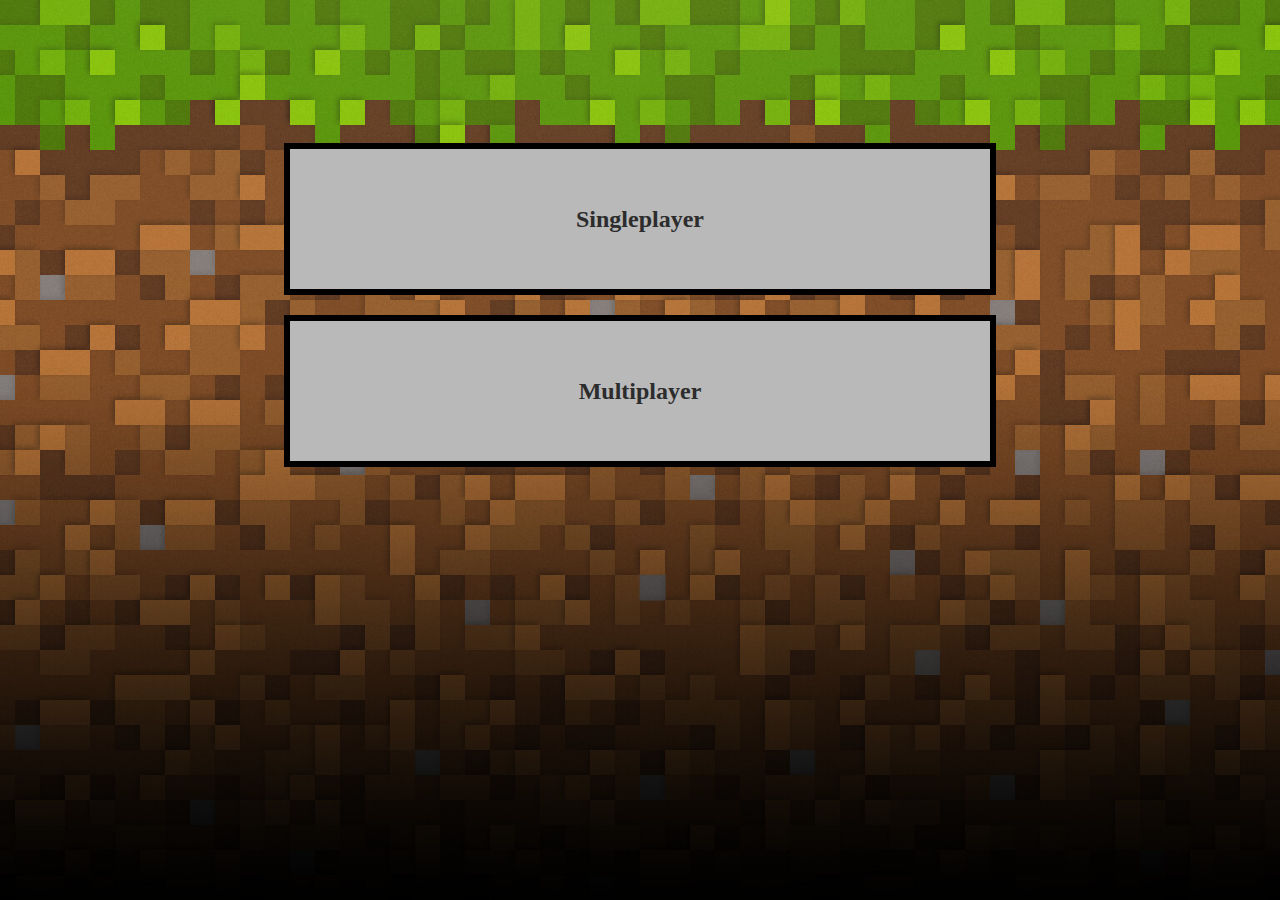
<file: Zombie/index.html>
<!DOCTYPE html>
<html lang="sv">
  <head>
    <meta charset="utf-8" />
    <link rel="stylesheet" href="css/start.css"/>
    <title>Minecraft zombie edition</title>
  </head>
  <body>
    <div id="mainArea">
      <div id="menuContainer">
          <div class="item" onclick="location.href='zombie.html?players=1';"><p><b>Singleplayer</b></p></div>
          <div class="item" onclick="location.href='zombie.html?players=2';"><p><b>Multiplayer</b></p></div>
          
      </div>
    <div>
    <div>
    
    </div>
    </div>
    </div>
  </body>
</html>
</file>
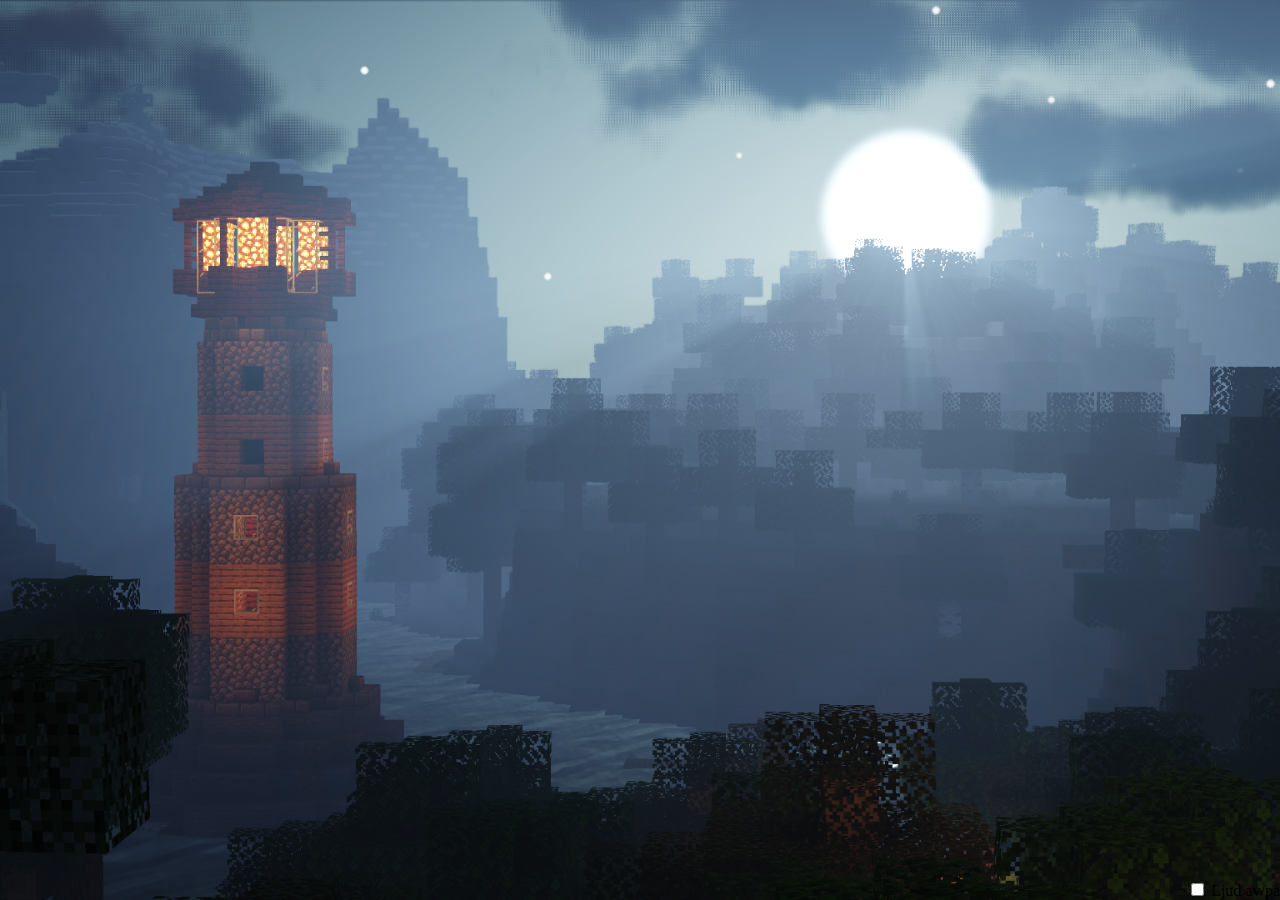
<file: Zombie/zombie.html>
<!DOCTYPE html>
<html lang="en">
 
<head>
  <meta charset="UTF-8">
  <link rel="stylesheet" href="css/zombie.css" />
  <script src="https://koda.nu/simple.js"></script>
  <script src="js/zombie.js"></script>
  <meta http-equiv="X-UA-Compatible" content="IE=edge">
  <meta name="viewport" content="width=device-width, initial-scale=1.0">
  <title>Death of da Zoombiies</title>
</head>

<body id="gameCanvas">
  <div id="soundControl">
    <input type="checkbox" id="sound" name="sound" value="on">
    <label for="sound">Ljud av/på</label>
  </div>
  <div id="endGame" class="modal">
    <div class="modal-content">
      <p>You failed to save the world</p>
      <button id="endButton" type="button">Tillbaka</button>
    </div>

  </div>
  <div id="levelDone" class="modal">
    <!-- Modal content -->
    <div class="modal-content">
      <p>Nivå Klarad!</p>
      <button id="playAgainButton" type="button">Nästa nivå</button>
      <button id="closeGame" type="button">Avsluta</button>
  
    </div>

  </div>
  <div id="welcome" class="modal">
    <div class="modal-content">
      <p>Döda alla zombies innan tiden är ute. Används a s w d för att styra och vänster muknapp för att skjuta zombies. Du kan avfyra en misil med space, men du har bara en misil.</p>
      <button id="startButton" type="button">Start</button>
    </div>

  </div>
</body>

</html>
</file>
<file: Zombie/css/start.css>
body {
    margin: 0px;
}


/* Definerar layout av meny mha flexbox */
#mainArea {
  display: flex;
  flex-wrap: nowrap;
  flex-direction: column;
  justify-content: center;
  align-items: center;
  margin-top: 100px;
  width: 100%;
  height:100%;
  
}

#menuContainer {
    display: flex;
    flex-wrap: nowrap;
    flex-direction: column;
    justify-content: center;
    align-items: center;
    width: 700px;
    height: 410px;
    
  }

  .item {
    display: flex ;
    flex-direction: column;
    align-items: center;
    justify-content: center;
    text-align: center;
    font-style: inherit;
    cursor: pointer;
    vertical-align: middle;
    width: 100%;
    height: 140px;;
    font-size: x-large;
    margin-top: 10px;
    margin-bottom: 10px;
    border: 6px;
    border-color: black;
    border-style:solid;
    background-color: rgb(185, 185, 185);
    color:rgb(44, 44, 44);
   /* border: 2px solid rgb(36, 4, 4);
    background-color: rgb(78, 7, 7); */
  }
  
  /* Klass som förstorar text i menyn när muspekaren är över*/
  .item:hover {
    font-size: xx-large;
  }
  
  .itemHoover {
    font-size: xx-large;
  }
  
  .item > img {
  padding:2px;
  height:90%;
  }


html { 
  background: url(../images/maincraft.jpg) no-repeat center center fixed; 
  -webkit-background-size: cover;
  -moz-background-size: cover;
  -o-background-size: cover;
  background-size: cover;
}
</file>
<file: Zombie/css/zombie.css>
body {
    margin: 0px;
}


/* Definerar layout av meny mha flexbox */
#menuContainer {
    display: flex;
    flex-wrap: nowrap;
    justify-content: left;
    align-items: center;
    width: 100%;
    height:40px;
    background-image: linear-gradient(to right, rgb(194, 194, 194), rgb(194, 194, 194) );
  }
  .item {
    display: flex ;
    justify-content: center;
    align-items: center;
    text-align: center;
    font-style: italic;
    cursor: pointer;
    vertical-align: middle;
    width: 240px;
    height:100%;
    font-size: x-large;
    margin: 0px;
    color:rgb(71, 71, 71);
   /* border: 2px solid rgb(36, 4, 4);
    background-color: rgb(78, 7, 7); */
  }
  
  /* Klass som förstorar text i menyn när muspekaren är över*/
  .item:hover {
    font-size: xx-large;
  }
  
  .itemHoover {
    font-size: xx-large;
  }
  
  .item > img {
  padding:2px;
  height:90%;
  }

  #canvas {
      width: 100%;
      position: absolute;
      top:40px;
      left:0px;
  }


  /* The Modal (background) */
.modal {
  display: none; /* Hidden by default */
  position: fixed; /* Stay in place */
  z-index: 1; /* Sit on top */
  left: 0;
  top: 0;
  width: 100%; /* Full width */
  height: 100%; /* Full height */
  overflow: auto; /* Enable scroll if needed */
  background-color: rgb(0,0,0); /* Fallback color */
  background-color: rgba(0,0,0,0.4); /* Black w/ opacity */
}

/* Modal Content/Box */
.modal-content {
  background-color: #fefefe;
  margin: 15% auto; /* 15% from the top and centered */
  padding: 20px;
  border: 1px solid #888;
  width: 80%; /* Could be more or less, depending on screen size */
}

/* The Close Button */
.close {
  color: #aaa;
  float: right;
  font-size: 28px;
  font-weight: bold;
}

.close:hover,
.close:focus {
  color: black;
  text-decoration: none;
  cursor: pointer;
}

html { 
  background: url(../images/background.png) no-repeat center center fixed; 
  -webkit-background-size: cover;
  -moz-background-size: cover;
  -o-background-size: cover;
  background-size: cover;
}

#soundControl {
  position: absolute;
  bottom:0;
  right:0px
}
</file>
